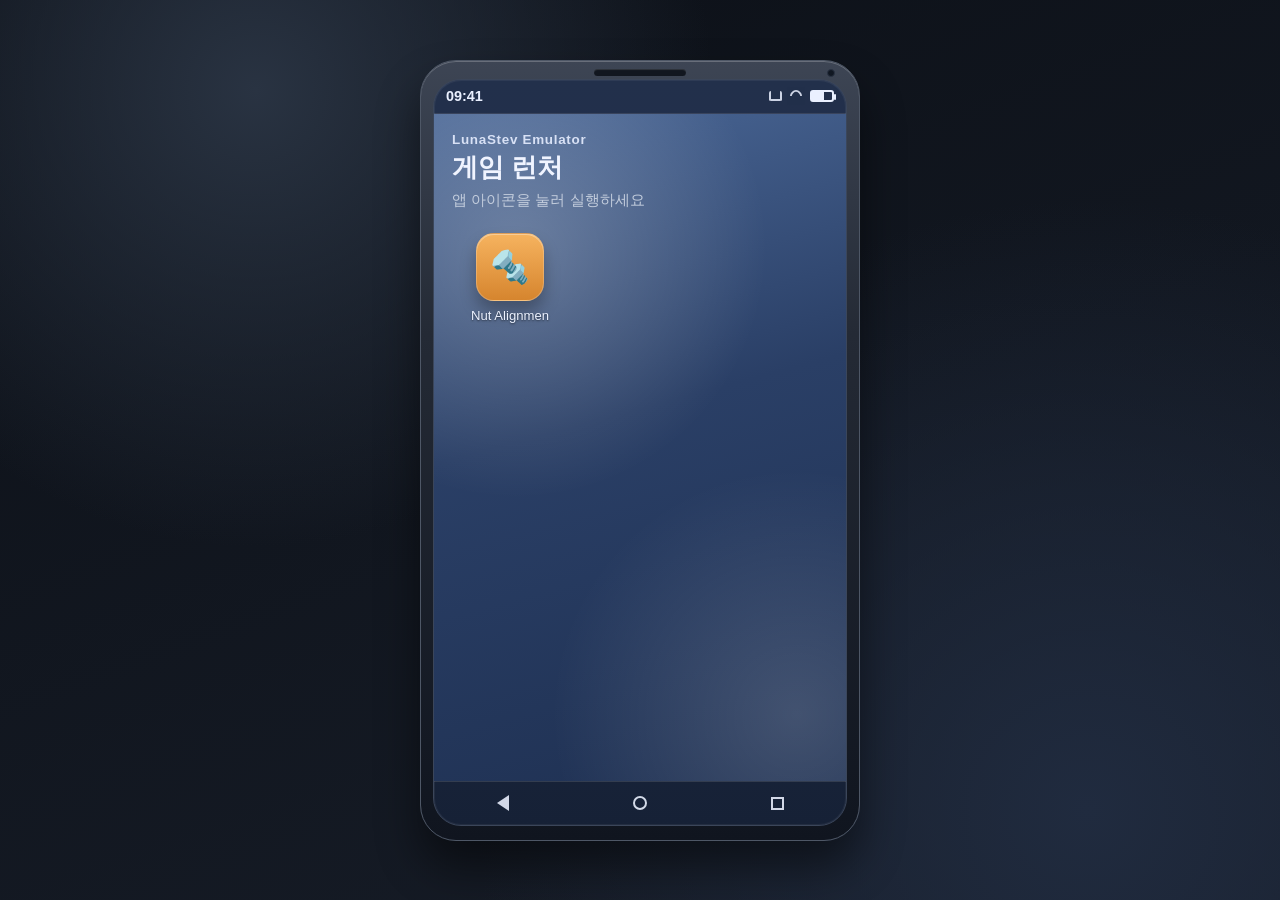
<file: index.html>
<!doctype html>
<html lang="ko">
<head>
  <meta charset="utf-8">
  <meta name="viewport" content="width=device-width, initial-scale=1, viewport-fit=cover">
  <meta name="theme-color" content="#0d1118">
  <title>LunaStev Emulator Launcher</title>
  <link rel="stylesheet" href="launcher.css">
</head>
<body>
  <main class="stage" aria-label="Android Emulator Launcher">
    <section class="emulator" aria-label="Android emulator shell">
      <div class="bezel">
        <div class="speaker" aria-hidden="true"></div>
        <div class="camera" aria-hidden="true"></div>

        <div class="screen">
          <header class="statusbar" aria-label="status bar">
            <span class="time">09:41</span>
            <div class="status-icons" aria-hidden="true">
              <span class="signal"></span>
              <span class="wifi"></span>
              <span class="battery"><i></i></span>
            </div>
          </header>

          <section class="homescreen" aria-label="home screen">
            <p class="brand">LunaStev Emulator</p>
            <h1>게임 런처</h1>
            <p class="hint">앱 아이콘을 눌러 실행하세요</p>

            <div class="apps" role="list" aria-label="installed apps">
              <a class="app-icon" role="listitem" href="./nut_alignmen/" aria-label="Nut Alignmen 실행">
                <span class="app-badge">🔩</span>
                <span class="app-name">Nut Alignmen</span>
              </a>
            </div>
          </section>

          <footer class="navbar" aria-hidden="true">
            <span class="nav-triangle"></span>
            <span class="nav-circle"></span>
            <span class="nav-square"></span>
          </footer>
        </div>
      </div>
    </section>
  </main>
</body>
</html>
</file>
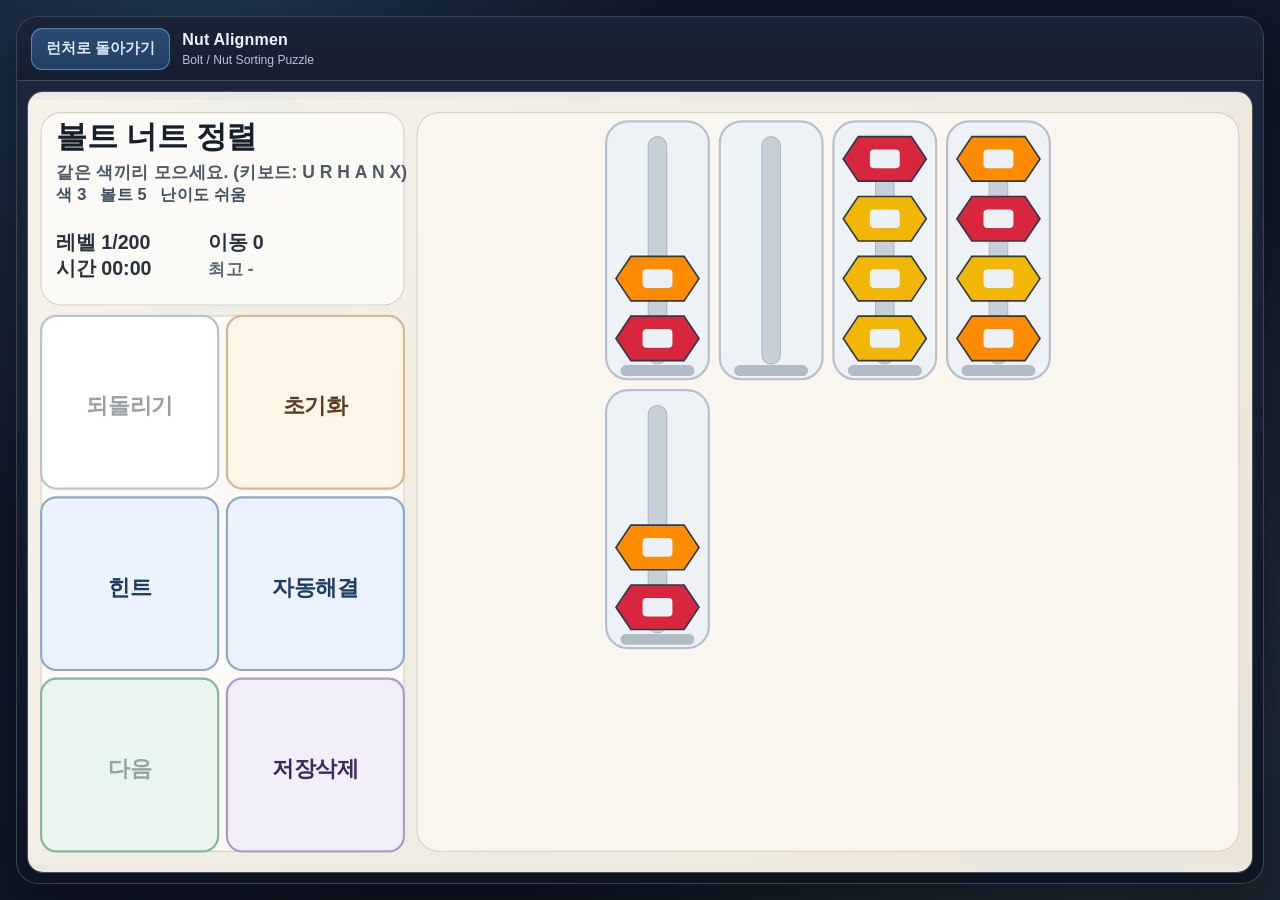
<file: nut_alignmen/index.html>
<!doctype html>
<html lang="ko">
<head>
  <meta charset="utf-8">
  <meta name="viewport" content="width=device-width, initial-scale=1, viewport-fit=cover">
  <meta name="theme-color" content="#121826">
  <title>Nut Alignmen</title>
  <link rel="stylesheet" href="style.css">
</head>
<body>
  <div class="bg-layer" aria-hidden="true"></div>

  <main class="page" aria-label="Nut Alignmen Game Page">
    <div class="game-shell" aria-label="Game Shell">
      <header class="appbar">
        <a class="back-link" href="../">런처로 돌아가기</a>
        <div class="app-title">
          <p class="name">Nut Alignmen</p>
          <p class="tag">Bolt / Nut Sorting Puzzle</p>
        </div>
      </header>

      <div class="game-stage" aria-label="Canvas Stage">
        <div id="app" class="app" aria-label="Canvas puzzle game"></div>
      </div>
    </div>
  </main>

  <script type="module" src="game/main.js"></script>
</body>
</html>
</file>
<file: launcher.css>
:root {
  --bg-0: #0c1017;
  --bg-1: #171d28;
  --frame: #242a35;
  --frame-edge: #10151f;
  --screen-0: #2d3f63;
  --screen-1: #1f2e4b;
  --ink: #f0f4ff;
  --muted: #c2ccdc;
  --glass: rgba(255, 255, 255, 0.12);
  --glass-line: rgba(255, 255, 255, 0.2);
}

* {
  box-sizing: border-box;
}

html,
body {
  margin: 0;
  width: 100%;
  min-height: 100%;
}

body {
  font-family: "Trebuchet MS", "Verdana", "Tahoma", sans-serif;
  background:
    radial-gradient(circle at 20% 10%, #293342 0%, transparent 35%),
    radial-gradient(circle at 85% 90%, #202b3f 0%, transparent 45%),
    linear-gradient(160deg, var(--bg-0) 0%, var(--bg-1) 100%);
  color: var(--ink);
}

.stage {
  min-height: 100dvh;
  display: grid;
  place-items: center;
  padding: 16px;
}

.emulator {
  width: min(440px, 100%);
}

.bezel {
  position: relative;
  border-radius: 36px;
  background: linear-gradient(180deg, #3d4554 0%, var(--frame) 35%, var(--frame-edge) 100%);
  border: 1px solid #4e5766;
  padding: 18px 12px 14px;
  box-shadow:
    0 26px 44px rgba(0, 0, 0, 0.48),
    inset 0 1px 0 rgba(255, 255, 255, 0.22);
}

.speaker {
  position: absolute;
  top: 8px;
  left: 50%;
  transform: translateX(-50%);
  width: 92px;
  height: 7px;
  border-radius: 999px;
  background: #11161f;
  box-shadow: inset 0 1px 1px rgba(255, 255, 255, 0.14);
}

.camera {
  position: absolute;
  top: 8px;
  right: 24px;
  width: 8px;
  height: 8px;
  border-radius: 999px;
  background: #101722;
  border: 1px solid #2a3343;
}

.screen {
  overflow: hidden;
  border-radius: 28px;
  border: 1px solid #3b465a;
  background: linear-gradient(180deg, var(--screen-0) 0%, var(--screen-1) 100%);
  box-shadow: inset 0 0 0 1px rgba(255, 255, 255, 0.08);
  min-height: min(83dvh, 860px);
  display: grid;
  grid-template-rows: 34px 1fr 44px;
}

.statusbar {
  display: flex;
  align-items: center;
  justify-content: space-between;
  padding: 0 12px;
  font-size: 0.9rem;
  font-weight: 700;
  color: #eaf0ff;
  background: rgba(0, 0, 0, 0.24);
  border-bottom: 1px solid rgba(255, 255, 255, 0.1);
}

.status-icons {
  display: inline-flex;
  align-items: center;
  gap: 8px;
}

.signal,
.wifi {
  width: 13px;
  height: 10px;
  border: 2px solid #eaf0ff;
  border-top: 0;
  border-radius: 2px;
  opacity: 0.85;
}

.wifi {
  width: 12px;
  height: 12px;
  border-radius: 50%;
  border-top: 2px solid #eaf0ff;
  border-right: 2px solid #eaf0ff;
  border-left: 2px solid transparent;
  border-bottom: 2px solid transparent;
  transform: rotate(-45deg);
}

.battery {
  width: 24px;
  height: 12px;
  border: 2px solid #eaf0ff;
  border-radius: 3px;
  position: relative;
}

.battery::after {
  content: "";
  position: absolute;
  top: 2px;
  right: -4px;
  width: 2px;
  height: 6px;
  background: #eaf0ff;
  border-radius: 1px;
}

.battery i {
  display: block;
  height: 100%;
  width: 58%;
  background: #eaf0ff;
}

.homescreen {
  padding: 18px 18px 10px;
  background:
    radial-gradient(circle at 20% 20%, rgba(255, 255, 255, 0.24) 0%, transparent 40%),
    radial-gradient(circle at 88% 90%, rgba(255, 255, 255, 0.15) 0%, transparent 35%),
    linear-gradient(165deg, #4a6796 0%, #2a3f66 45%, #1f3153 100%);
}

.brand {
  margin: 0;
  font-size: 0.84rem;
  letter-spacing: 0.7px;
  font-weight: 700;
  color: #d8e1f5;
}

.homescreen h1 {
  margin: 6px 0 0;
  font-size: 1.6rem;
  line-height: 1.15;
}

.hint {
  margin: 8px 0 0;
  color: var(--muted);
  font-size: 0.95rem;
}

.apps {
  margin-top: 22px;
  display: grid;
  grid-template-columns: repeat(3, minmax(0, 1fr));
  gap: 16px 14px;
}

.app-icon {
  text-decoration: none;
  color: var(--ink);
  display: grid;
  justify-items: center;
  gap: 7px;
}

.app-badge {
  width: 68px;
  height: 68px;
  display: grid;
  place-items: center;
  font-size: 2rem;
  border-radius: 18px;
  border: 1px solid var(--glass-line);
  background: linear-gradient(180deg, #f6b35f 0%, #d6852e 100%);
  box-shadow:
    0 10px 16px rgba(0, 0, 0, 0.28),
    inset 0 1px 0 rgba(255, 255, 255, 0.34);
  transition: transform 0.12s ease;
}

.app-icon:active .app-badge,
.app-icon:hover .app-badge {
  transform: translateY(-2px);
}

.app-name {
  width: 92px;
  text-align: center;
  font-size: 0.82rem;
  line-height: 1.15;
  color: #ecf2ff;
  text-shadow: 0 1px 2px rgba(0, 0, 0, 0.5);
}

.navbar {
  display: grid;
  grid-template-columns: repeat(3, 1fr);
  place-items: center;
  background: rgba(0, 0, 0, 0.28);
  border-top: 1px solid rgba(255, 255, 255, 0.12);
}

.nav-triangle {
  width: 0;
  height: 0;
  border-top: 8px solid transparent;
  border-bottom: 8px solid transparent;
  border-right: 12px solid #e7edfb;
  opacity: 0.9;
}

.nav-circle {
  width: 14px;
  height: 14px;
  border-radius: 999px;
  border: 2px solid #e7edfb;
  opacity: 0.9;
}

.nav-square {
  width: 13px;
  height: 13px;
  border: 2px solid #e7edfb;
  opacity: 0.9;
}

@media (max-width: 560px) {
  .stage {
    padding: 0;
  }

  .emulator {
    width: 100%;
    height: 100dvh;
  }

  .bezel {
    height: 100%;
    border-radius: 0;
    padding: 12px 8px 8px;
  }

  .screen {
    min-height: calc(100dvh - 20px);
    border-radius: 20px;
  }
}
</file>
<file: nut_alignmen/style.css>
:root {
  --ink: #e7ecf8;
  --ink-soft: #b8c2d9;
  --frame: #101725;
  --frame-edge: #2a3448;
  --panel: #182134;
  --accent: #5db2ff;
  --accent-2: #90d5c6;
}

* {
  box-sizing: border-box;
}

html,
body {
  margin: 0;
  width: 100%;
  height: 100%;
  overflow: hidden;
}

body {
  position: relative;
  color: var(--ink);
  font-family: "Trebuchet MS", "Verdana", "Tahoma", sans-serif;
  background: #0e1421;
  -webkit-tap-highlight-color: transparent;
}

.bg-layer {
  position: fixed;
  inset: 0;
  pointer-events: none;
  background:
    radial-gradient(circle at 15% 8%, rgba(93, 178, 255, 0.22) 0%, transparent 36%),
    radial-gradient(circle at 86% 84%, rgba(144, 213, 198, 0.16) 0%, transparent 44%),
    linear-gradient(165deg, #0f1625 0%, #121a2b 56%, #0e1522 100%);
}

.page {
  position: fixed;
  inset: 0;
  padding: clamp(0px, 1.5vw, 16px);
  display: flex;
  align-items: stretch;
  justify-content: center;
}

.game-shell {
  width: min(1600px, 100%);
  flex: 1;
  height: 100%;
  min-height: 0;
  border-radius: clamp(0px, 2vw, 22px);
  overflow: hidden;
  border: 1px solid rgba(117, 132, 161, 0.4);
  background: linear-gradient(180deg, #101827 0%, #0f1724 100%);
  box-shadow:
    0 22px 56px rgba(0, 0, 0, 0.46),
    inset 0 1px 0 rgba(255, 255, 255, 0.07);
  display: flex;
  flex-direction: column;
}

.appbar {
  min-height: 64px;
  display: grid;
  grid-template-columns: auto 1fr;
  align-items: center;
  gap: 12px;
  padding: 10px 14px;
  background: linear-gradient(180deg, #1a2438 0%, #161f31 100%);
  border-bottom: 1px solid rgba(127, 145, 179, 0.35);
}

.back-link {
  min-height: 42px;
  padding: 0 14px;
  border-radius: 11px;
  display: inline-flex;
  align-items: center;
  justify-content: center;
  text-decoration: none;
  color: #dce8ff;
  font-weight: 800;
  font-size: 0.95rem;
  border: 1px solid rgba(122, 171, 223, 0.6);
  background: linear-gradient(180deg, #2a4b72 0%, #223f60 100%);
}

.back-link:hover {
  background: linear-gradient(180deg, #325884 0%, #27476d 100%);
}

.app-title {
  min-width: 0;
}

.name {
  margin: 0;
  font-size: clamp(1rem, 1.2vw, 1.22rem);
  font-weight: 800;
  letter-spacing: 0.2px;
  color: #eef4ff;
}

.tag {
  margin: 4px 0 0;
  font-size: clamp(0.75rem, 0.95vw, 0.88rem);
  color: var(--ink-soft);
}

.game-stage {
  flex: 1;
  min-height: 0;
  padding: clamp(0px, 1vw, 10px);
  background:
    linear-gradient(180deg, rgba(117, 145, 189, 0.12) 0%, rgba(0, 0, 0, 0.1) 100%);
}

.app {
  width: 100%;
  height: 100%;
  min-width: 0;
  min-height: 0;
  border-radius: clamp(0px, 1.4vw, 16px);
  overflow: hidden;
  border: 1px solid rgba(132, 151, 186, 0.38);
  background: linear-gradient(180deg, #1a2435 0%, #171f2f 100%);
}

.game-canvas {
  display: block;
  width: 100%;
  height: 100%;
  touch-action: none;
  image-rendering: auto;
}

@media (max-width: 900px) {
  .page {
    padding: 0;
  }

  .game-shell {
    border-radius: 0;
    border: 0;
  }

  .appbar {
    padding-top: calc(10px + env(safe-area-inset-top));
  }

  .game-stage {
    padding: 0;
  }

  .app {
    border-radius: 0;
    border: 0;
  }
}
</file>
